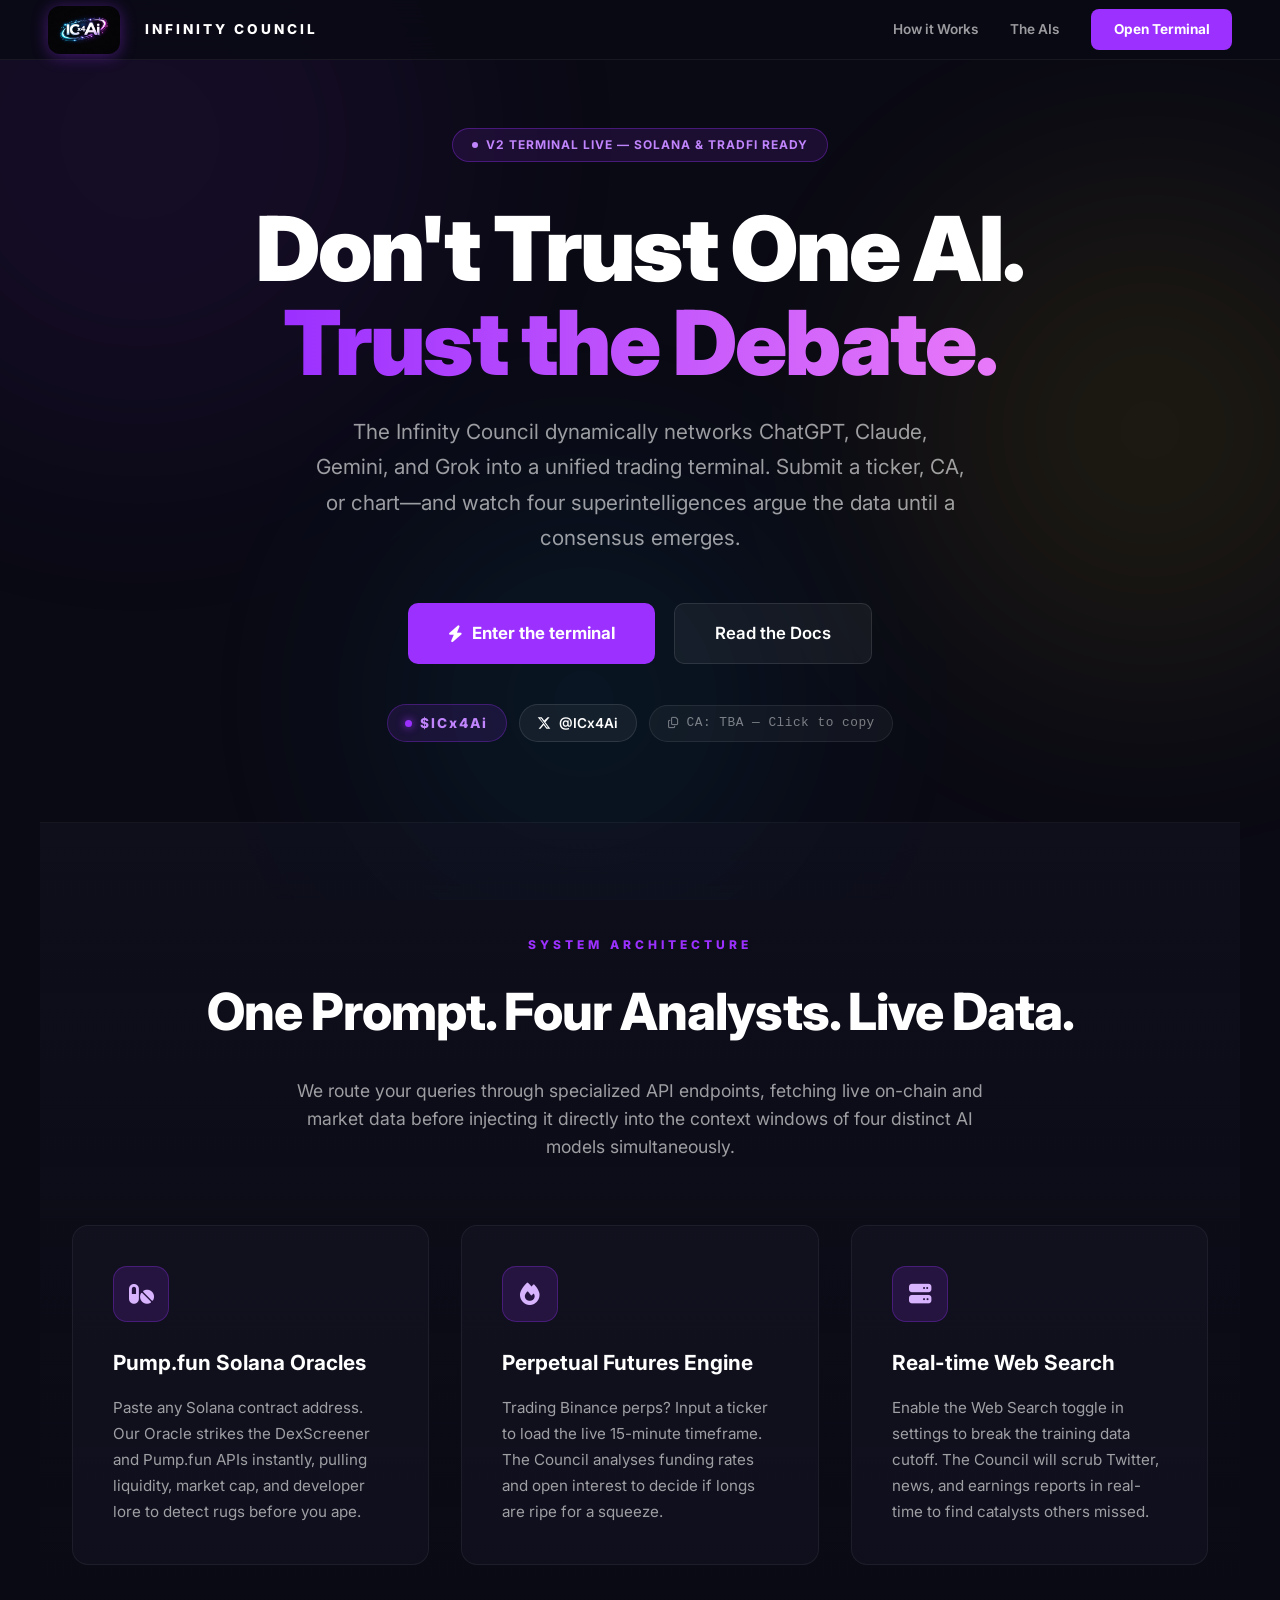
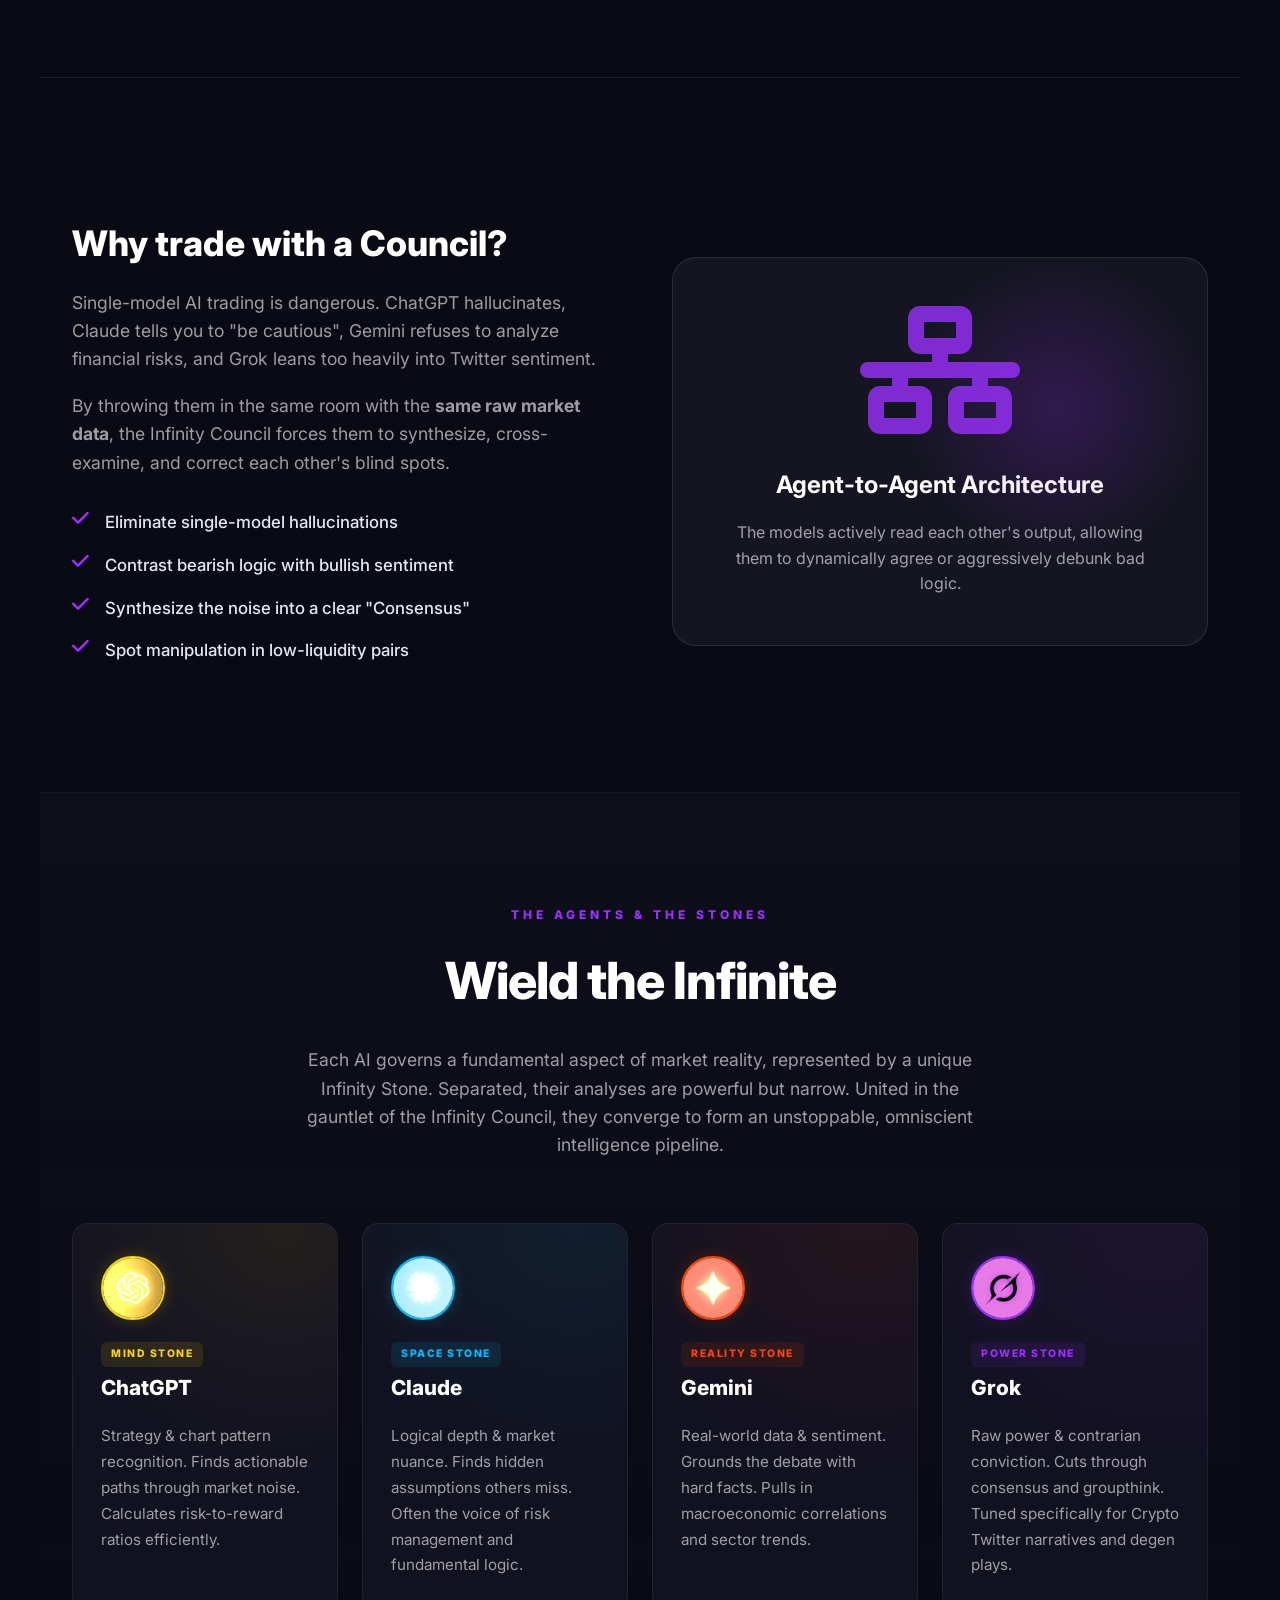
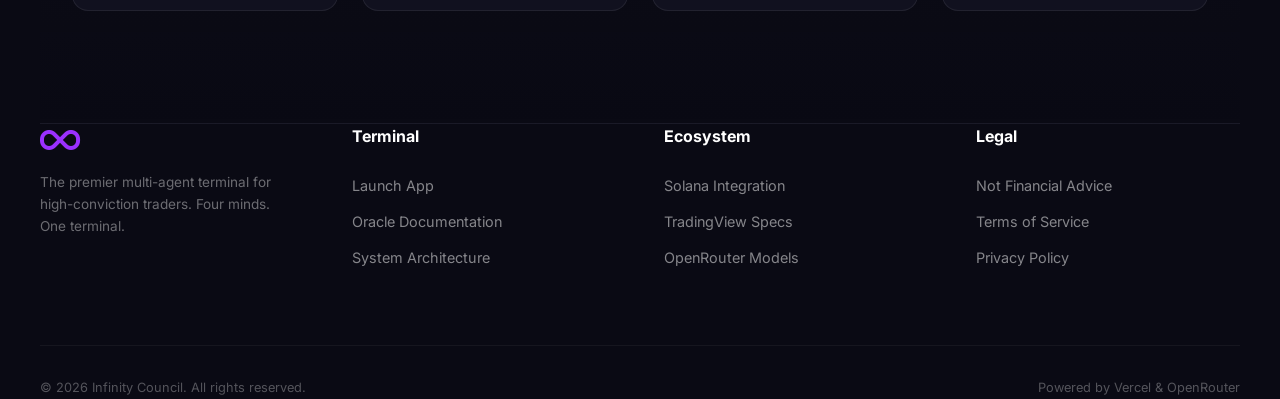
<file: index.html>
<!DOCTYPE html>
<html lang="en">
<head>
    <meta charset="UTF-8">
    <meta name="viewport" content="width=device-width, initial-scale=1.0">
    <title>Infinity Council – Multi-AI Trading Terminal</title>
    <meta name="description" content="Four AI minds. One decision. The Infinity Council brings ChatGPT, Claude, Gemini and Grok together to analyse any token, chart or market in real-time.">
    
    <!-- Favicon and Social Meta -->
    <link rel="icon" type="image/png" href="icx4ai_favicon.png">
    <link rel="apple-touch-icon" href="icx4ai_favicon.png">
    <meta property="og:title" content="Infinity Council – Multi-AI Trading Terminal">
    <meta property="og:description" content="Four AI minds. One decision. No fluff. The terminal for $ICx4Ai.">
    <meta property="og:image" content="icx4ai_logo_square.jpg">
    <meta name="twitter:card" content="summary_large_image">
    <link href="https://fonts.googleapis.com/css2?family=Inter:wght@300;400;500;600;700;800;900&display=swap" rel="stylesheet">
    <link rel="stylesheet" href="https://cdnjs.cloudflare.com/ajax/libs/font-awesome/6.5.1/css/all.min.css">
    <style>
        :root {
            --mind:    #FFD700;
            --space:   #00BFFF;
            --reality: #FF4500;
            --power:   #9B30FF;
            --bg-dark: #0a0a14;
            --panel:   #151522;
        }
        *, *::before, *::after { box-sizing: border-box; margin: 0; padding: 0; }
        body {
            font-family: 'Inter', sans-serif;
            background: var(--bg-dark);
            color: #e2e8f0;
            min-height: 100vh;
            overflow-x: hidden;
            line-height: 1.6;
        }

        /* ── ANIMATED ORB BG ── */
        .orbs {
            position: fixed; inset: 0; z-index: 0; pointer-events: none; overflow: hidden;
        }
        .orb {
            position: absolute; border-radius: 50%;
            filter: blur(120px); opacity: 0.08;
            animation: drift var(--d,28s) ease-in-out infinite alternate;
        }
        .orb-1 { width:600px;height:600px; background:var(--power); top:-160px; left:-160px; --d:32s; }
        .orb-2 { width:500px;height:500px; background:var(--mind);  top:20%; right:-120px; --d:24s; }
        .orb-3 { width:400px;height:400px; background:var(--space); bottom:0; left:30%; --d:20s; }
        @keyframes drift {
            from { transform: translate(0,0) scale(1); }
            to   { transform: translate(40px, 60px) scale(1.1); }
        }

        /* ── NAV ── */
        nav {
            position: fixed; top:0; left:0; right:0; z-index:100;
            height:60px;
            display:flex; align-items:center; padding:0 3rem;
            background: rgba(10,10,20,0.85);
            backdrop-filter: blur(16px);
            border-bottom: 1px solid rgba(255,255,255,0.06);
        }
        .nav-brand {
            display:flex; align-items:center; gap:0.65rem;
        }
        .nav-brand i { color:var(--power); font-size:1.2rem; }
        .nav-brand-name { font-size:0.85rem; font-weight:800; letter-spacing:3px; color:#fff; }
        .nav-right { margin-left:auto; display:flex; align-items:center; gap:2rem; }
        .nav-link { font-size:0.85rem; font-weight:600; color:rgba(255,255,255,0.6); text-decoration:none; transition:color 0.2s; }
        .nav-link:hover { color:#fff; }
        .nav-cta {
            background: var(--power);
            color:#fff; font-size:0.85rem; font-weight:700;
            padding:0.6rem 1.4rem; border-radius:8px;
            text-decoration:none;
            transition:all 0.2s;
        }
        .nav-cta:hover { background:#7c22d4; transform:translateY(-1px); box-shadow:0 6px 20px rgba(155,48,255,0.4); }

        /* ── LAYOUT ── */
        .wrapper { position:relative; z-index:1; }

        /* ── HERO ── */
        .hero {
            min-height:90vh;
            display:flex; flex-direction:column;
            align-items:center; justify-content:center;
            padding: 8rem 2rem 5rem;
            text-align:center;
        }
        .hero-badge {
            display:inline-flex; align-items:center; gap:0.5rem;
            background:rgba(155,48,255,0.12);
            border:1px solid rgba(155,48,255,0.35);
            color:#c084fc; font-size:0.75rem; font-weight:700;
            letter-spacing:1px; text-transform:uppercase;
            padding:0.4rem 1.2rem; border-radius:99px;
            margin-bottom:2.5rem;
        }
        .hero-badge-dot {
            width:6px; height:6px; border-radius:50%;
            background:#c084fc; animation:blink 2s infinite;
        }
        @keyframes blink { 0%,100%{opacity:1} 50%{opacity:.3} }

        .hero-title {
            font-size: clamp(3rem, 7vw, 6rem);
            font-weight:900;
            line-height:1.05;
            letter-spacing:-2px;
            color:#fff;
            max-width:1000px;
        }
        .hero-title .highlight {
            background: linear-gradient(90deg, var(--power), #e879f9);
            -webkit-background-clip:text; background-clip:text;
            -webkit-text-fill-color:transparent;
        }

        .hero-sub {
            font-size: clamp(1.1rem, 2vw, 1.3rem);
            color:rgba(255,255,255,0.6);
            max-width:650px;
            line-height:1.7;
            margin-top:1.5rem;
        }

        .hero-actions {
            display:flex; gap:1.2rem; margin-top:3rem; flex-wrap:wrap; justify-content:center;
        }
        .btn-primary {
            background:var(--power); color:#fff;
            font-weight:700; font-size:1.05rem;
            padding:1rem 2.5rem; border-radius:10px;
            text-decoration:none; transition:all 0.2s;
            display:flex; align-items:center; gap:0.6rem;
        }
        .btn-primary:hover { background:#7c22d4; transform:translateY(-2px); box-shadow:0 12px 30px rgba(155,48,255,0.45); }
        .btn-secondary {
            background:rgba(255,255,255,0.05); color:#fff;
            font-weight:600; font-size:1.05rem;
            padding:1rem 2.5rem; border-radius:10px;
            text-decoration:none; border:1px solid rgba(255,255,255,0.1);
            transition:all 0.2s;
        }
        .btn-secondary:hover { background:rgba(255,255,255,0.1); }

        /* ── SECTION ARCHITECTURE ── */
        .section {
            padding: 7rem 2rem;
            max-width:1200px; margin:0 auto;
        }
        .section-dark {
            background: linear-gradient(to bottom, rgba(20,20,36,0.5), transparent);
            border-top: 1px solid rgba(255,255,255,0.05);
            border-bottom: 1px solid rgba(255,255,255,0.05);
        }
        .section-label {
            text-align:center; font-size:0.75rem; font-weight:800;
            letter-spacing:4px; text-transform:uppercase;
            color:var(--power); margin-bottom:1rem;
        }
        .section-title {
            text-align:center; font-size:clamp(2rem,4vw,3.2rem);
            font-weight:800; color:#fff; letter-spacing:-1px; margin-bottom:1.5rem;
        }
        .section-p {
            text-align:center; color:rgba(255,255,255,0.6); max-width:700px; margin:0 auto 4rem; font-size:1.1rem;
        }

        /* ── HOW IT WORKS (GRID) ── */
        .features-grid {
            display:grid; grid-template-columns:repeat(auto-fit,minmax(320px,1fr)); gap:2rem;
        }
        .feature-box {
            background:rgba(20,20,36,0.6); border:1px solid rgba(255,255,255,0.06);
            border-radius:16px; padding:2.5rem; text-align:left;
            transition:transform 0.2s, border-color 0.2s;
        }
        .feature-box:hover { transform:translateY(-5px); border-color:var(--power); }
        .feature-icon {
            width:56px; height:56px; border-radius:14px;
            background:rgba(155,48,255,0.15); border:1px solid rgba(155,48,255,0.3);
            display:flex; align-items:center; justify-content:center;
            font-size:1.4rem; color:#d8b4fe; margin-bottom:1.5rem;
        }
        .feature-title { font-size:1.3rem; font-weight:700; color:#fff; margin-bottom:1rem; }
        .feature-desc { font-size:0.95rem; color:rgba(255,255,255,0.6); line-height:1.7; }

        /* ── DATA PANEL (VISUAL) ── */
        .data-showcase {
            background: #0d0d16; border:1px solid rgba(155,48,255,0.3);
            border-radius:20px; overflow:hidden;
            box-shadow: 0 30px 60px rgba(0,0,0,0.6);
            margin-top: 5rem;
        }
        .data-header {
            background:rgba(255,255,255,0.03); padding:1rem 2rem; border-bottom:1px solid rgba(255,255,255,0.05);
            display:flex; align-items:center; gap:1rem;
        }
        .data-dot { width:12px; height:12px; border-radius:50%; background:var(--power); }
        .data-content { padding:3rem; text-align:center; }
        .data-content img { max-width:100%; height:auto; border-radius:10px; opacity:0.8; }

        /* ── STONES GRID ── */
        .stones-grid {
            display:grid; grid-template-columns:repeat(auto-fit,minmax(260px,1fr)); gap:1.5rem;
        }
        .stone-card {
            background:rgba(20,20,36,0.8);
            border:1px solid rgba(255,255,255,0.07);
            border-radius:16px;
            padding:2rem 1.75rem;
            display:flex; flex-direction:column; gap:1.2rem;
            transition:all 0.3s cubic-bezier(0.4, 0, 0.2, 1);
            position:relative; overflow:hidden;
        }
        .stone-card::before {
            content:'';
            position:absolute; inset:0;
            background:radial-gradient(circle at 80% 0%, var(--sc, transparent), transparent 60%);
            opacity:0.07; pointer-events:none;
            transition:opacity 0.3s;
        }
        .stone-card:hover { transform:translateY(-6px); border-color:var(--sc,rgba(255,255,255,0.15)); box-shadow:0 25px 50px rgba(0,0,0,0.5); }
        .stone-card:hover::before { opacity:0.18; }

        .stone-card.mind    { --sc:var(--mind); }
        .stone-card.space   { --sc:var(--space); }
        .stone-card.reality { --sc:var(--reality); }
        .stone-card.power   { --sc:var(--power); }

        .stone-avatar {
            width:64px; height:64px; border-radius:50%;
            display:flex; align-items:center; justify-content:center;
            border:2px solid var(--sc, rgba(255,255,255,0.2));
            box-shadow:0 0 20px rgba(0,0,0,0.5);
            background:rgba(0,0,0,0.6);
            overflow:hidden;
        }
        .stone-avatar img { width:100%; height:100%; border-radius:50%; object-fit:cover; transform:scale(1.48); }

        .stone-name { font-size:1.3rem; font-weight:800; color:#fff; }
        .stone-tag  {
            display:inline-block; font-size:0.65rem; font-weight:800;
            letter-spacing:1.5px; text-transform:uppercase;
            padding:4px 10px; border-radius:6px;
            background:rgba(255,255,255,0.08);
            color:var(--sc, var(--text-2));
            margin-bottom:0.25rem;
        }
        .stone-desc { font-size:0.95rem; color:rgba(255,255,255,0.6); line-height:1.7; }

        /* ── INFO BLOCKS (WHY CHOOSE) ── */
        .info-grid {
            display:grid; grid-template-columns: 1fr 1fr; gap:4rem; align-items:center;
            margin-top:2rem;
        }
        .info-text h3 { font-size:2.2rem; font-weight:800; color:#fff; margin-bottom:1.5rem; line-height:1.2; }
        .info-text p { font-size:1.1rem; color:rgba(255,255,255,0.6); margin-bottom:1.2rem; }
        .info-list { list-style:none; margin-top:2rem; }
        .info-list li { display:flex; gap:1rem; margin-bottom:1rem; font-size:1.05rem; font-weight:500; }
        .info-list i { color:var(--power); font-size:1.2rem; }
        .info-visual { background:var(--panel); border:1px solid rgba(255,255,255,0.1); border-radius:24px; padding:3rem; position:relative; overflow:hidden; }
        .info-visual::after { content:''; position:absolute; top:0; right:0; width:300px; height:300px; background:radial-gradient(circle, rgba(155,48,255,0.2), transparent 70%); }
        
        @media (max-width: 900px) {
            .info-grid { grid-template-columns: 1fr; gap:2rem; }
            .info-visual { order: -1; }
        }
        
        @media (max-width: 768px) {
            /* ── NAV ── */
            nav { padding: 0 1.25rem; height: 65px; background: rgba(10,10,20,0.95); }
            .nav-link { display: none; }
            .nav-cta { padding: 0.5rem 1rem; font-size: 0.75rem; border-radius: 6px; box-shadow: 0 0 15px rgba(155,48,255,0.2); }
            .nav-brand { gap: 0.5rem; }
            
            /* ── HERO OVERHAUL ── */
            .hero { padding: 8rem 1.25rem 4rem; min-height: auto; }
            
            /* Sleeker mobile badge */
            .hero-badge { 
                margin-bottom: 2rem; 
                font-size: 0.7rem; 
                padding: 0.4rem 1rem; 
                background: rgba(155,48,255,0.08);
                border-color: rgba(155,48,255,0.25);
                backdrop-filter: blur(10px);
            }
            
            /* Tighter, punchier hero text */
            .hero-title { font-size: 2.8rem; margin-bottom: 1.25rem; letter-spacing: -1.5px; }
            .hero-sub { font-size: 1.05rem; padding: 0 0.5rem; margin-bottom: 2.5rem; line-height: 1.6; }
            
            /* Premium stacked buttons */
            .hero-actions { flex-direction: column; width: 100%; gap: 1rem; margin-top: 0; }
            .btn-primary, .btn-secondary { 
                width: 100%; 
                justify-content: center; 
                padding: 1.15rem; 
                font-size: 1.1rem;
                border-radius: 12px;
            }
            .btn-primary {
                box-shadow: 0 4px 25px rgba(155,48,255,0.3);
            }
            .btn-secondary {
                background: rgba(255,255,255,0.03);
                backdrop-filter: blur(10px);
                border-color: rgba(255,255,255,0.08);
            }
            .btn-primary:active, .btn-secondary:active { transform: scale(0.98); }
            
            /* ── RHYTHM & SPACING ── */
            .section { padding: 5rem 1.25rem; }
            .section-label { font-size: 0.7rem; letter-spacing: 3px; margin-bottom: 0.75rem; }
            .section-title { font-size: 2rem; margin-bottom: 1.25rem; letter-spacing: -0.5px; }
            .section-p { font-size: 1rem; margin-bottom: 3rem; }
            
            /* ── DATA GRID (Features) ── */
            .data-grid { grid-template-columns: 1fr; gap: 1.5rem; }
            .data-item { padding: 1.5rem; border-radius: 16px; background: rgba(20,20,36,0.5); }
            
            /* ── STONES GRID ── */
            .stones-grid { grid-template-columns: 1fr; gap: 1.25rem; }
            .stone-card { 
                padding: 1.5rem; 
                border-radius: 16px;
                background: linear-gradient(145deg, rgba(20,20,36,0.9), rgba(15,15,25,0.95));
                border-color: rgba(255,255,255,0.04);
            }
            .stone-card::after {
                content: '';
                position: absolute; top: 0; left: 0; right: 0; height: 1px;
                background: linear-gradient(90deg, transparent, var(--sc), transparent);
                opacity: 0.3;
            }
            
            /* ── INFO BLOCKS ── */
            .info-grid { gap: 2.5rem; margin-top: 1rem; }
            .info-visual { padding: 1.5rem; border-radius: 16px; }
            .info-text h3 { font-size: 1.8rem; margin-bottom: 1rem; }
            .info-text p { font-size: 1rem; line-height: 1.6; }
            .info-list { margin-top: 1.5rem; }
            .info-list li { font-size: 1rem; align-items: flex-start; }
            .info-list i { margin-top: 4px; }
            
            /* ── FOOTER ── */
            footer { padding: 4rem 1.5rem 2rem; }
            .footer-content { gap: 2.5rem; }
            .footer-col { text-align: center; }
            .footer-col h4 { font-size: 1.1rem; }
            .footer-brand p { margin: 0 auto; line-height: 1.6; }
            .footer-bottom { 
                flex-direction: column; gap: 1.25rem; 
                text-align: center; margin-top: 3rem; 
                padding-top: 1.5rem;
            }
        }
        .footer-content {
            max-width:1200px; margin:0 auto;
            display:grid; grid-template-columns: repeat(auto-fit, minmax(200px, 1fr)); gap:3rem;
        }
        .footer-col h4 { color:#fff; font-size:1rem; margin-bottom:1.5rem; font-weight:700; }
        .footer-col a { display:block; color:rgba(255,255,255,0.5); text-decoration:none; margin-bottom:0.8rem; font-size:0.9rem; transition:color 0.2s; }
        .footer-col a:hover { color:var(--power); }
        .footer-brand i { color:var(--power); font-size:2rem; margin-bottom:1rem; }
        .footer-brand p { color:rgba(255,255,255,0.4); font-size:0.85rem; max-width:250px; }
        .footer-bottom {
            max-width:1200px; margin:4rem auto 0; padding-top:2rem;
            border-top:1px solid rgba(255,255,255,0.05);
            display:flex; justify-content:space-between; color:rgba(255,255,255,0.3); font-size:0.8rem;
        }
        /* Mobile Responsiveness */
        @media (max-width: 768px) {
            nav { flex-direction: column; padding: 15px; gap: 15px; text-align: center; }
            .nav-right { flex-direction: column; width: 100%; gap: 10px; }
            .nav-right a, .nav-right button { width: 100%; justify-content: center; }
            .hero h1 { font-size: 2.5rem; line-height: 1.1; }
            .hero-subtitle { font-size: 1rem; padding: 0 15px; }
            .stones-grid, .arch-grid { grid-template-columns: 1fr; padding: 0 15px; }
            .section-title { font-size: 2rem; }
            .stones-section, .architecture-section { padding: 40px 0; }
        }
    </style>
</head>
<body>
    <div class="orbs">
        <div class="orb orb-1"></div>
        <div class="orb orb-2"></div>
        <div class="orb orb-3"></div>
    </div>

    <!-- NAVBAR -->
    <nav>
        <div class="nav-brand">
            <img src="icx4ai_logo_horizontal.jpg" alt="Infinity Council Logo" style="height:48px; width:auto; border-radius:12px; margin-right:15px; filter: drop-shadow(0 2px 8px rgba(155,48,255,0.4));">
            <span class="nav-brand-name">INFINITY COUNCIL</span>
        </div>
        <div class="nav-right">
            <a href="#how-it-works" class="nav-link">How it Works</a>
            <a href="#the-council" class="nav-link">The AIs</a>
            <a href="app.html" class="nav-cta">Open Terminal</a>
        </div>
    </nav>

    <div class="wrapper">
        <!-- HERO -->
        <section class="hero">
            <div class="hero-badge">
                <div class="hero-badge-dot"></div>
                V2 TERMINAL LIVE — SOLANA & TRADFI READY
            </div>
            <h1 class="hero-title">
                Don't Trust One AI.<br>
                <span class="highlight">Trust the Debate.</span>
            </h1>
            <p class="hero-sub">
                The Infinity Council dynamically networks ChatGPT, Claude, Gemini, and Grok into a unified trading terminal. Submit a ticker, CA, or chart—and watch four superintelligences argue the data until a consensus emerges.
            </p>
            <div class="hero-actions">
                <a href="app.html" class="btn-primary">
                    <i class="fa-solid fa-bolt"></i> Enter the terminal
                </a>
                <a href="#how-it-works" class="btn-secondary">Read the Docs</a>
            </div>
            <div style="margin-top:2.5rem; display:flex; flex-wrap:wrap; align-items:center; justify-content:center; gap:0.75rem;">
                <!-- Ticker pill -->
                <div style="display:flex;align-items:center;gap:0.5rem;background:rgba(155,48,255,0.12);border:1px solid rgba(155,48,255,0.3);padding:0.45rem 1.1rem;border-radius:99px;">
                    <div style="width:7px;height:7px;border-radius:50%;background:#9B30FF;box-shadow:0 0 8px #9B30FF;animation:blink 2s infinite;"></div>
                    <span style="font-size:0.85rem;font-weight:800;letter-spacing:2px;color:#c084fc;">$ICx4Ai</span>
                </div>
                <!-- X / Twitter link -->
                <a href="https://x.com/ICx4Ai" target="_blank" rel="noopener" style="display:flex;align-items:center;gap:0.5rem;background:rgba(255,255,255,0.05);border:1px solid rgba(255,255,255,0.1);padding:0.45rem 1.1rem;border-radius:99px;text-decoration:none;color:#fff;font-size:0.85rem;font-weight:600;transition:all 0.2s;" onmouseover="this.style.borderColor='#c084fc';this.style.color='#c084fc'" onmouseout="this.style.borderColor='rgba(255,255,255,0.1)';this.style.color='#fff'">
                    <svg width="14" height="14" viewBox="0 0 24 24" fill="currentColor"><path d="M18.244 2.25h3.308l-7.227 8.26 8.502 11.24H16.17l-4.714-6.231-5.401 6.231H2.744l7.737-8.835L1.254 2.25H8.08l4.261 5.632 5.903-5.632zm-1.161 17.52h1.833L7.084 4.126H5.117z"/></svg>
                    @ICx4Ai
                </a>
                <!-- CA copy box -->
                <div id="ca-box" onclick="navigator.clipboard.writeText('TBA'); this.querySelector('.ca-label').textContent='Copied!'; setTimeout(()=>this.querySelector('.ca-label').textContent='CA: TBA — Click to copy',2000);"
                    style="display:flex;align-items:center;gap:0.5rem;background:rgba(255,255,255,0.04);border:1px solid rgba(255,255,255,0.08);padding:0.45rem 1.1rem;border-radius:99px;cursor:pointer;transition:all 0.2s;"
                    onmouseover="this.style.borderColor='rgba(155,48,255,0.5)'" onmouseout="this.style.borderColor='rgba(255,255,255,0.08)'">
                    <i class="fa-regular fa-copy" style="font-size:0.75rem;color:rgba(255,255,255,0.4);"></i>
                    <span class="ca-label" style="font-size:0.8rem;color:rgba(255,255,255,0.45);font-family:monospace;letter-spacing:0.5px;">CA: TBA — Click to copy</span>
                </div>
            </div>

        </section>

        <!-- HOW IT WORKS -->
        <section class="section section-dark" id="how-it-works">
            <p class="section-label">System Architecture</p>
            <h2 class="section-title">One Prompt. Four Analysts. Live Data.</h2>
            <p class="section-p">We route your queries through specialized API endpoints, fetching live on-chain and market data before injecting it directly into the context windows of four distinct AI models simultaneously.</p>
            
            <div class="features-grid">
                <div class="feature-box">
                    <div class="feature-icon"><i class="fa-solid fa-pills"></i></div>
                    <h3 class="feature-title">Pump.fun Solana Oracles</h3>
                    <p class="feature-desc">Paste any Solana contract address. Our Oracle strikes the DexScreener and Pump.fun APIs instantly, pulling liquidity, market cap, and developer lore to detect rugs before you ape.</p>
                </div>
                <div class="feature-box">
                    <div class="feature-icon"><i class="fa-solid fa-fire"></i></div>
                    <h3 class="feature-title">Perpetual Futures Engine</h3>
                    <p class="feature-desc">Trading Binance perps? Input a ticker to load the live 15-minute timeframe. The Council analyses funding rates and open interest to decide if longs are ripe for a squeeze.</p>
                </div>
                <div class="feature-box">
                    <div class="feature-icon"><i class="fa-solid fa-server"></i></div>
                    <h3 class="feature-title">Real-time Web Search</h3>
                    <p class="feature-desc">Enable the Web Search toggle in settings to break the training data cutoff. The Council will scrub Twitter, news, and earnings reports in real-time to find catalysts others missed.</p>
                </div>
            </div>
        </section>

        <!-- WHY THE COUNCIL -->
        <section class="section">
            <div class="info-grid">
                <div class="info-text">
                    <h3>Why trade with a Council?</h3>
                    <p>Single-model AI trading is dangerous. ChatGPT hallucinates, Claude tells you to "be cautious", Gemini refuses to analyze financial risks, and Grok leans too heavily into Twitter sentiment.</p>
                    <p>By throwing them in the same room with the <strong>same raw market data</strong>, the Infinity Council forces them to synthesize, cross-examine, and correct each other's blind spots.</p>
                    <ul class="info-list">
                        <li><i class="fa-solid fa-check"></i> Eliminate single-model hallucinations</li>
                        <li><i class="fa-solid fa-check"></i> Contrast bearish logic with bullish sentiment</li>
                        <li><i class="fa-solid fa-check"></i> Synthesize the noise into a clear "Consensus"</li>
                        <li><i class="fa-solid fa-check"></i> Spot manipulation in low-liquidity pairs</li>
                    </ul>
                </div>
                <div class="info-visual" style="text-align:center;">
                    <i class="fa-solid fa-network-wired" style="font-size:8rem; color:var(--power); opacity:0.8;"></i>
                    <h4 style="margin-top:2rem; font-size:1.5rem; color:#fff;">Agent-to-Agent Architecture</h4>
                    <p style="color:rgba(255,255,255,0.6); margin-top:1rem;">The models actively read each other's output, allowing them to dynamically agree or aggressively debunk bad logic.</p>
                </div>
            </div>
        </section>

        <!-- THE STONES -->
        <section class="section section-dark" id="the-council">
            <p class="section-label">The Agents & The Stones</p>
            <h2 class="section-title">Wield the Infinite</h2>
            <p class="section-p">Each AI governs a fundamental aspect of market reality, represented by a unique Infinity Stone. Separated, their analyses are powerful but narrow. United in the gauntlet of the Infinity Council, they converge to form an unstoppable, omniscient intelligence pipeline.</p>
            
            <div class="stones-grid">
                <div class="stone-card mind">
                    <div class="stone-avatar" style="border-color:var(--mind);box-shadow:0 0 16px rgba(255,215,0,0.2);">
                        <img src="gpt_logo.png" alt="ChatGPT" style="filter:sepia(1) saturate(2.5) hue-rotate(5deg) brightness(1.2) drop-shadow(0 2px 3px rgba(0,0,0,0.7));">
                    </div>
                    <div>
                        <div class="stone-tag" style="background:rgba(255,215,0,0.1);color:var(--mind);">MIND STONE</div>
                        <div class="stone-name">ChatGPT</div>
                    </div>
                    <p class="stone-desc">Strategy & chart pattern recognition. Finds actionable paths through market noise. Calculates risk-to-reward ratios efficiently.</p>
                </div>
                <div class="stone-card space">
                    <div class="stone-avatar" style="border-color:var(--space);box-shadow:0 0 16px rgba(0,191,255,0.2);">
                        <img src="claude_logo.png" alt="Claude" style="filter:sepia(1) saturate(2.5) hue-rotate(175deg) brightness(1.1) drop-shadow(0 2px 3px rgba(0,0,0,0.7));">
                    </div>
                    <div>
                        <div class="stone-tag" style="background:rgba(0,191,255,0.1);color:var(--space);">SPACE STONE</div>
                        <div class="stone-name">Claude</div>
                    </div>
                    <p class="stone-desc">Logical depth & market nuance. Finds hidden assumptions others miss. Often the voice of risk management and fundamental logic.</p>
                </div>
                <div class="stone-card reality">
                    <div class="stone-avatar" style="border-color:var(--reality);box-shadow:0 0 16px rgba(255,69,0,0.2);">
                        <img src="gemini_logo.png" alt="Gemini" style="filter:sepia(1) saturate(3) hue-rotate(320deg) brightness(1.1) drop-shadow(0 2px 3px rgba(0,0,0,0.7));">
                    </div>
                    <div>
                        <div class="stone-tag" style="background:rgba(255,69,0,0.1);color:var(--reality);">REALITY STONE</div>
                        <div class="stone-name">Gemini</div>
                    </div>
                    <p class="stone-desc">Real-world data & sentiment. Grounds the debate with hard facts. Pulls in macroeconomic correlations and sector trends.</p>
                </div>
                <div class="stone-card power">
                    <div class="stone-avatar" style="border-color:var(--power);box-shadow:0 0 16px rgba(155,48,255,0.2);">
                        <img src="grok_logo.png" alt="Grok" style="filter:sepia(1) saturate(4) hue-rotate(240deg) brightness(0.9) drop-shadow(0 2px 3px rgba(0,0,0,0.7));">
                    </div>
                    <div>
                        <div class="stone-tag" style="background:rgba(155,48,255,0.1);color:var(--power);">POWER STONE</div>
                        <div class="stone-name">Grok</div>
                    </div>
                    <p class="stone-desc">Raw power & contrarian conviction. Cuts through consensus and groupthink. Tuned specifically for Crypto Twitter narratives and degen plays.</p>
                </div>
            </div>
        </section>

        <!-- FOOTER -->
        <footer>
            <div class="footer-content">
                <div class="footer-brand">
                    <i class="fa-solid fa-infinity"></i>
                    <p>The premier multi-agent terminal for high-conviction traders. Four minds. One terminal.</p>
                </div>
                <div class="footer-col">
                    <h4>Terminal</h4>
                    <a href="app.html">Launch App</a>
                    <a href="#">Oracle Documentation</a>
                    <a href="#">System Architecture</a>
                </div>
                <div class="footer-col">
                    <h4>Ecosystem</h4>
                    <a href="#">Solana Integration</a>
                    <a href="#">TradingView Specs</a>
                    <a href="#">OpenRouter Models</a>
                </div>
                <div class="footer-col">
                    <h4>Legal</h4>
                    <a href="#">Not Financial Advice</a>
                    <a href="#">Terms of Service</a>
                    <a href="#">Privacy Policy</a>
                </div>
            </div>
            <div class="footer-bottom">
                <span>&copy; 2026 Infinity Council. All rights reserved.</span>
                <span>Powered by Vercel & OpenRouter</span>
            </div>
        </footer>
    </div>
</body>
</html>
</file>
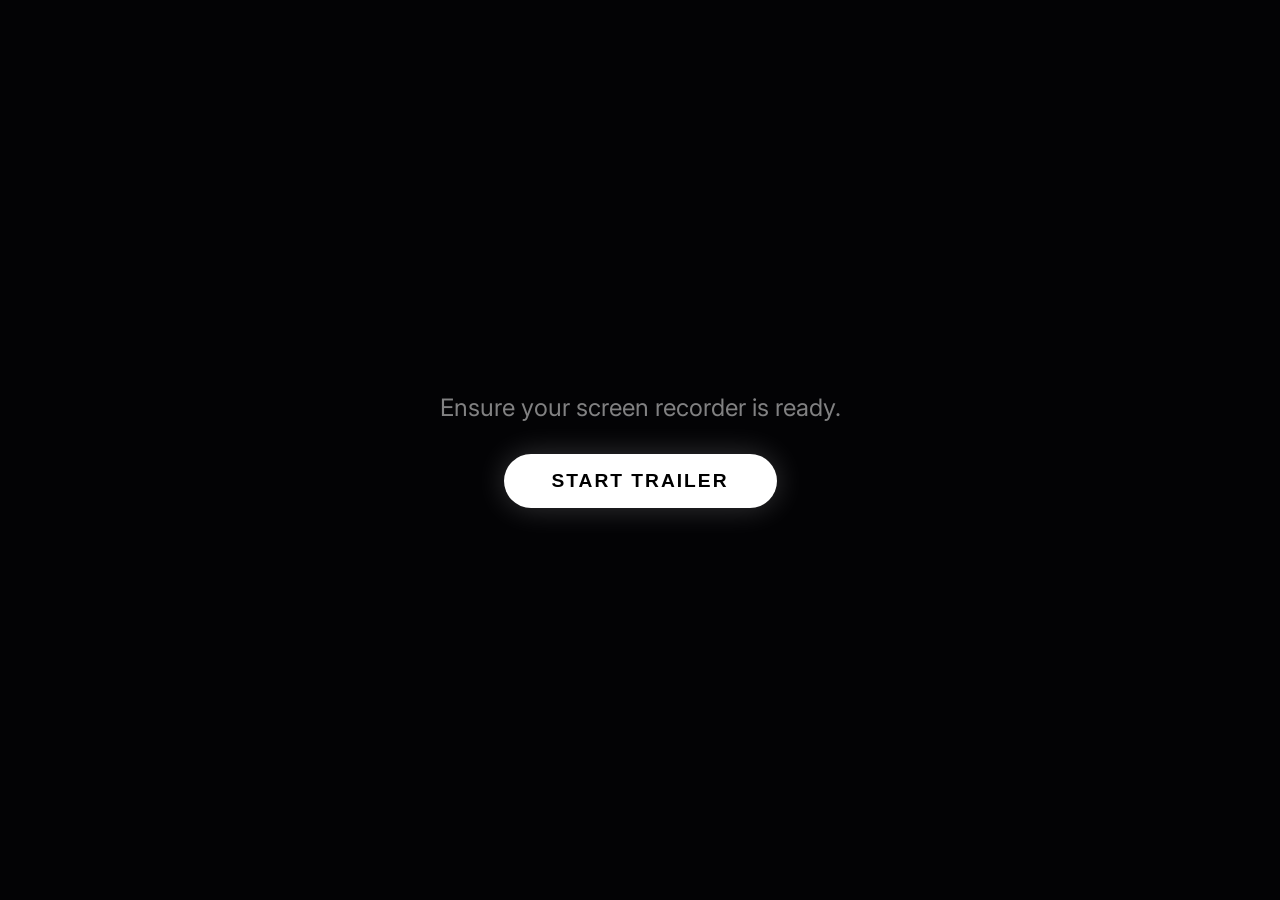
<file: trailer.html>
<!DOCTYPE html>
<html lang="en">
<head>
    <meta charset="UTF-8">
    <meta name="viewport" content="width=device-width, initial-scale=1.0">
    <title>Infinity Council Trailer</title>
    <link href="https://fonts.googleapis.com/css2?family=Inter:wght@300;400;700;900&display=swap" rel="stylesheet">
    <style>
        :root {
            --mind: #FFD700;
            --space: #00BFFF;
            --reality: #FF4500;
            --power: #9B30FF;
            --bg: #030305;
        }
        * { box-sizing: border-box; margin: 0; padding: 0; }
        body {
            font-family: 'Inter', sans-serif;
            background: var(--bg);
            color: #fff;
            overflow: hidden; /* Hide scrollbars for recording */
            height: 100vh;
            width: 100vw;
            display: flex;
            align-items: center;
            justify-content: center;
            perspective: 1200px;
        }
        
        /* Start Button overlay */
        #start-overlay {
            position: fixed; inset: 0; z-index: 9999;
            background: var(--bg);
            display: flex; flex-direction: column; align-items: center; justify-content: center;
            transition: opacity 0.5s;
        }
        #start-btn {
            background: #fff; color: #000; font-size: 1.2rem; font-weight: 800;
            padding: 1rem 3rem; border: none; border-radius: 50px; cursor: pointer;
            text-transform: uppercase; letter-spacing: 2px;
            box-shadow: 0 0 30px rgba(255,255,255,0.2);
            transition: transform 0.2s;
        }
        #start-btn:hover { transform: scale(1.05); }

        /* Scene Container */
        .scene {
            position: absolute; inset: 0;
            display: flex; flex-direction: column; align-items: center; justify-content: center;
            opacity: 0; pointer-events: none;
        }

        /* Scene 1: Pitch Black Text */
        .s1-text {
            font-size: 6vw; font-weight: 900; letter-spacing: -2px;
            opacity: 0; position: absolute;
            text-align: center;
        }

        /* Scene 2: The Stones */
        .s2-grid {
            display: flex; gap: 4vw; opacity: 0;
            align-items: center; justify-content: center;
        }
        .stone {
            display: flex; flex-direction: column; align-items: center; gap: 1.5rem;
            opacity: 0; transform: translateY(40px) scale(0.9);
        }
        .stone img {
            width: 120px; height: 120px; border-radius: 50%;
            object-fit: cover;
            box-shadow: 0 0 40px var(--c);
            border: 2px solid rgba(255,255,255,0.2);
        }
        .stone-title {
            font-size: 1.5rem; font-weight: 800; letter-spacing: 4px;
            text-transform: uppercase; color: var(--c);
            text-shadow: 0 0 20px var(--c);
        }
        .stone-ai {
            font-size: 1.1rem; color: rgba(255,255,255,0.7); font-weight: 600;
        }
        
        /* Scene 3: Modes */
        .s3-wrapper {
            display: flex; flex-direction: column; gap: 3rem; align-items: center;
        }
        .s3-title {
            font-size: 4vw; font-weight: 900; letter-spacing: -1px; opacity: 0;
            text-shadow: 0 0 30px rgba(155,48,255,0.5);
        }
        .modes-container {
            display: flex; gap: 3rem; perspective: 1000px;
        }
        .mode-card {
            background: rgba(20,20,30,0.8);
            border: 1px solid rgba(255,255,255,0.1);
            padding: 3rem 2rem; border-radius: 20px;
            text-align: center; width: 280px;
            opacity: 0; transform: translateY(50px) rotateX(20deg);
            backdrop-filter: blur(20px);
            box-shadow: 0 20px 50px rgba(0,0,0,0.5);
        }
        .mode-card h3 { font-size: 1.8rem; font-weight: 800; color: #fff; margin-bottom: 1rem; }
        .mode-card p { font-size: 1rem; color: rgba(255,255,255,0.5); line-height: 1.6; }
        .mode-icon { font-size: 3rem; color: var(--power); margin-bottom: 1.5rem; text-shadow: 0 0 20px var(--power); }

        /* Scene 4: Climax */
        .s4-logo {
            width: 250px; opacity: 0; transform: scale(0.8);
            filter: drop-shadow(0 0 50px rgba(155,48,255,0.6));
            mix-blend-mode: screen; /* instantly removes the dark square background */
            margin-bottom: 2rem;
        }
        .s4-title {
            font-size: 5vw; font-weight: 900; letter-spacing: 8px;
            text-transform: uppercase; opacity: 0;
            background: linear-gradient(90deg, #fff, rgba(255,255,255,0.4));
            -webkit-background-clip: text; -webkit-text-fill-color: transparent;
            text-align: center;
        }
        
        /* Premium Glow Pulse */
        .glow-pulse {
            animation: pulse-glow 3s infinite alternate ease-in-out;
        }
        @keyframes pulse-glow {
            0% { filter: drop-shadow(0 0 10px rgba(155,48,255,0.2)); transform: scale(1); }
            100% { filter: drop-shadow(0 0 40px rgba(155,48,255,1)); transform: scale(1.02); }
        }
    </style>
</head>
<body>

    <!-- START OVERLAY -->
    <div id="start-overlay">
        <h2 style="margin-bottom: 2rem; color: rgba(255,255,255,0.5); font-weight: 400;">Ensure your screen recorder is ready.</h2>
        <button id="start-btn">Start Trailer</button>
    </div>

    <!-- SCENE 1: Typography -->
    <div class="scene" id="scene1">
        <div class="s1-text" id="t1">Four Minds.</div>
        <div class="s1-text" id="t2">One Decision.</div>
        <div class="s1-text" id="t3">Absolute Consensus.</div>
    </div>

    <!-- SCENE 2: The Stones -->
    <div class="scene" id="scene2">
        <div class="s2-grid">
            <div class="stone" style="--c: var(--mind);">
                <img src="gpt_logo.png" style="filter:sepia(1) saturate(2.5) hue-rotate(5deg) brightness(1.2);">
                <div class="stone-title">Mind</div>
                <div class="stone-ai">ChatGPT</div>
            </div>
            <div class="stone" style="--c: var(--space);">
                <img src="claude_logo.png" style="filter:sepia(1) saturate(2.5) hue-rotate(175deg) brightness(1.1);">
                <div class="stone-title">Space</div>
                <div class="stone-ai">Claude</div>
            </div>
            <div class="stone" style="--c: var(--reality);">
                <img src="gemini_logo.png" style="filter:sepia(1) saturate(3) hue-rotate(320deg) brightness(1.1);">
                <div class="stone-title">Reality</div>
                <div class="stone-ai">Gemini</div>
            </div>
            <div class="stone" style="--c: var(--power);">
                <img src="grok_logo.png" style="filter:sepia(1) saturate(4) hue-rotate(240deg) brightness(0.9);">
                <div class="stone-title">Power</div>
                <div class="stone-ai">Grok</div>
            </div>
        </div>
    </div>

    <!-- SCENE 3: The 3 Modes -->
    <div class="scene" id="scene3">
        <div class="s3-wrapper">
            <div class="s3-title">Three Modes of Analysis</div>
            <div class="modes-container">
                <div class="mode-card">
                    <div class="mode-icon">⚡</div>
                    <h3>Bot Config</h3>
                    <p>Customize the personalities, risk tolerance, and intelligence tier of each AI.</p>
                </div>
                <div class="mode-card">
                    <div class="mode-icon">💬</div>
                    <h3>The Debate</h3>
                    <p>Submit any token or contract address and watch the four superintelligences argue live.</p>
                </div>
                <div class="mode-card">
                    <div class="mode-icon">📊</div>
                    <h3>Market Intel</h3>
                    <p>Live, integrated charts dynamically updating inside the council's mind.</p>
                </div>
            </div>
        </div>
    </div>

    <!-- SCENE 4: Climax -->
    <div class="scene" id="scene4">
        <img src="icx4ai_logo_horizontal.jpg" class="s4-logo" style="border-radius:12px; filter: drop-shadow(0 0 20px rgba(155,48,255,0.6));">
        <div class="s4-title" data-text="INFINITY COUNCIL">INFINITY COUNCIL</div>
    </div>

    <!-- GreenSock Animation Library -->
    <script src="https://cdnjs.cloudflare.com/ajax/libs/gsap/3.12.2/gsap.min.js"></script>
    <script>
        document.getElementById('start-btn').addEventListener('click', async () => {
            // Request fullscreen for a perfect cinematic recording
            try {
                if (document.documentElement.requestFullscreen) {
                    await document.documentElement.requestFullscreen();
                }
            } catch(e) { console.log(e); }

            // Hide overlay
            gsap.to('#start-overlay', { opacity: 0, duration: 0.5, onComplete: () => {
                document.getElementById('start-overlay').style.display = 'none';
                startCinematic();
            }});
        });

        function startCinematic() {
            // GSAP Master Timeline
            const tl = gsap.timeline();

            // S1
            gsap.set('#scene1', { opacity: 1 });
            tl.to('.s1-text', { duration: 0, display: 'none' }) // reset
              .set('#t1', { display: 'block' })
              .to('#t1', { opacity: 1, scale: 1.1, duration: 2, ease: 'power2.out' })
              .to('#t1', { opacity: 0, scale: 1.2, duration: 1, ease: 'power2.in' })
              
              .set('#t2', { display: 'block' })
              .to('#t2', { opacity: 1, scale: 1.1, duration: 2, ease: 'power2.out' })
              .to('#t2', { opacity: 0, scale: 1.2, duration: 1, ease: 'power2.in' })
              
              .set('#t3', { display: 'block' })
              .to('#t3', { opacity: 1, scale: 1.05, duration: 2, ease: 'power2.out' })
              .to('#t3', { opacity: 0, scale: 1.1, duration: 1, ease: 'power2.in' })
              .set('#scene1', { opacity: 0 });

            // S2: The Stones
            tl.set('#scene2', { opacity: 1 })
              .to('.s2-grid', { opacity: 1, duration: 1 })
              .to('.stone', { 
                  opacity: 1, y: 0, scale: 1, 
                  duration: 1.5, stagger: 0.6, 
                  ease: 'elastic.out(1, 0.7)' 
               })
              // Hold for 3 seconds to let user read
              .to({}, { duration: 3 })
              // Fade out
              .to('.s2-grid', { opacity: 0, y: -50, duration: 1, ease: 'power2.in' })
              .set('#scene2', { opacity: 0 });

            // S3: 3 Modes
            tl.set('#scene3', { opacity: 1 })
              .to('.s3-title', { opacity: 1, y: 0, duration: 1.5, ease: 'power3.out' })
              .to('.mode-card', {
                  opacity: 1, y: 0, rotateX: 0,
                  duration: 1.2, stagger: 0.3,
                  ease: 'back.out(1.2)'
              }, "-=0.5")
              // Hold
              .to({}, { duration: 3.5 })
              // Fade out
              .to('#scene3', { opacity: 0, scale: 0.9, duration: 1.5, ease: 'power2.inOut' })
              .set('#scene3', { opacity: 0 });

            // S4: Climax
            tl.set('#scene4', { opacity: 1 })
              .to('.s4-logo', { opacity: 1, scale: 1, duration: 2, ease: 'elastic.out(1, 0.5)' })
              .to('.s4-title', { opacity: 1, duration: 2.5, ease: 'power4.out' }, "-=1")
              // apply premium glow
              .call(() => {
                  document.querySelector('.s4-title').classList.add('glow-pulse');
              })
              // infinite slow zoom on logo
              .to('.s4-logo', { scale: 1.05, duration: 10, ease: 'linear' });
        }
    </script>
</body>
</html>
</file>
